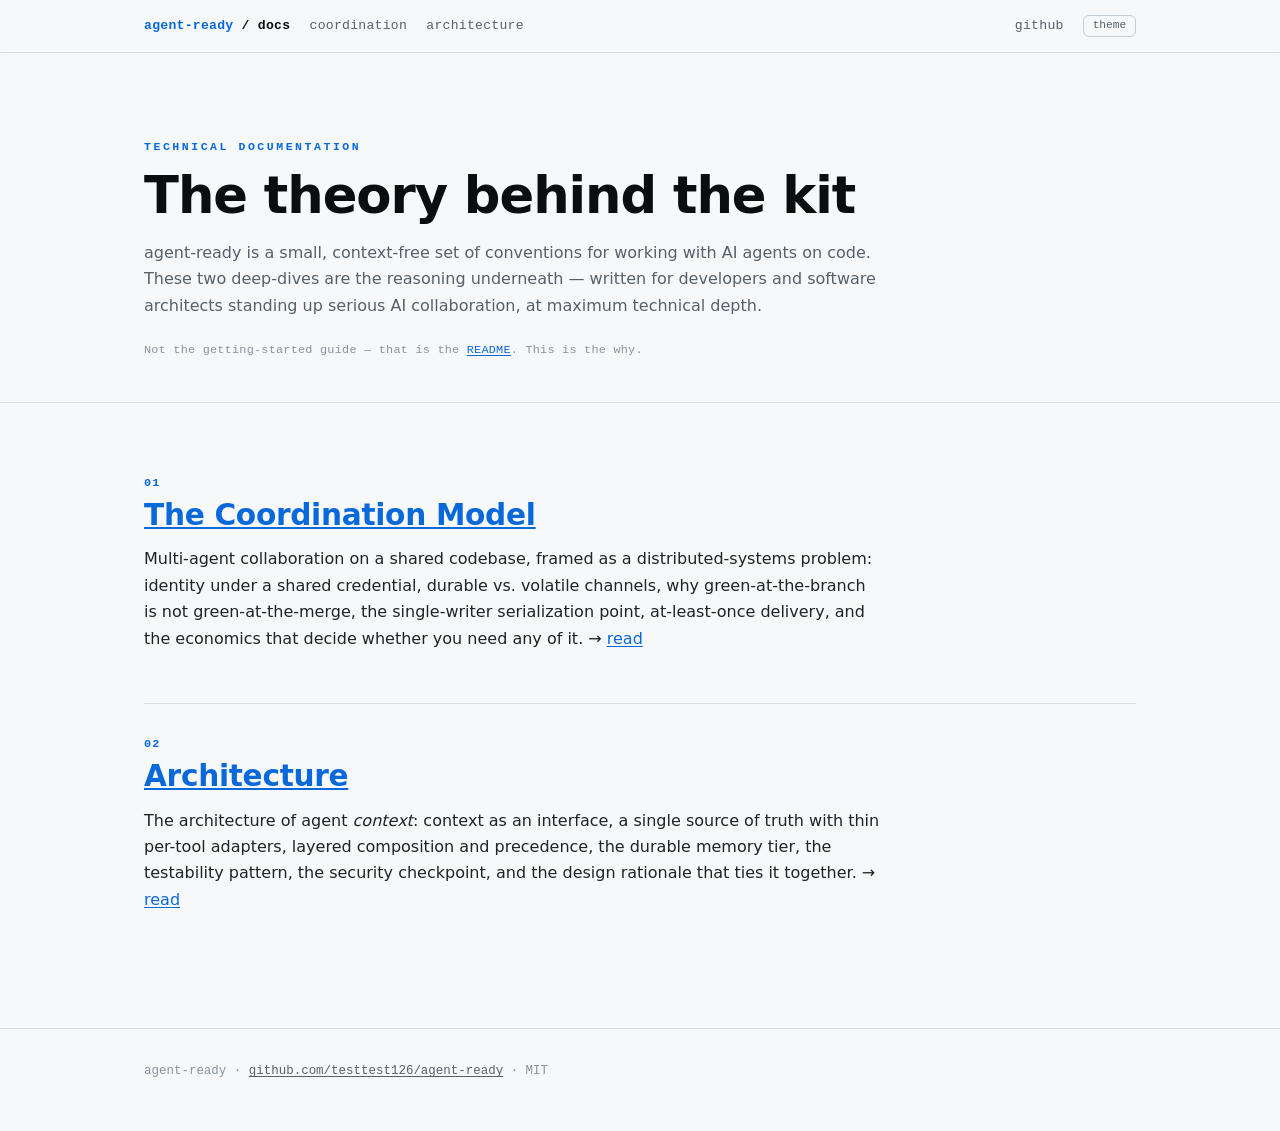
<file: docs/index.html>
<!doctype html>
<html lang="en">
<head>
<meta charset="utf-8">
<meta name="viewport" content="width=device-width, initial-scale=1">
<title>agent-ready &mdash; docs</title>
<meta name="description" content="Technical deep-dives for agent-ready: the coordination model and the architecture of agent context.">
<link rel="stylesheet" href="assets/agent-ready.css">
<script src="assets/theme.js"></script>
</head>
<body>

<nav class="bar"><div class="wrap">
  <a class="brand" href="index.html"><b>agent-ready</b> / docs</a>
  <a href="coordination.html">coordination</a>
  <a href="architecture.html">architecture</a>
  <span class="spring"></span>
  <a href="https://github.com/testtest126/agent-ready">github</a>
  <button class="theme-btn" onclick="__toggleTheme()">theme</button>
</div></nav>

<header class="doc"><div class="wrap">
  <div class="eyebrow">Technical documentation</div>
  <h1>The theory behind the kit</h1>
  <p class="standfirst">agent-ready is a small, context-free set of conventions for working with AI agents on code. These two deep-dives are the reasoning underneath &mdash; written for developers and software architects standing up serious AI collaboration, at maximum technical depth.</p>
  <div class="meta">Not the getting-started guide &mdash; that is the <a href="https://github.com/testtest126/agent-ready#readme">README</a>. This is the why.</div>
</div></header>

<main><div class="wrap">
  <section>
    <div class="snum">01</div>
    <h2><a href="coordination.html">The Coordination Model</a></h2>
    <p>Multi-agent collaboration on a shared codebase, framed as a distributed-systems problem: identity under a shared credential, durable vs. volatile channels, why green-at-the-branch is not green-at-the-merge, the single-writer serialization point, at-least-once delivery, and the economics that decide whether you need any of it. &rarr; <a href="coordination.html">read</a></p>
  </section>
  <section>
    <div class="snum">02</div>
    <h2><a href="architecture.html">Architecture</a></h2>
    <p>The architecture of agent <em>context</em>: context as an interface, a single source of truth with thin per-tool adapters, layered composition and precedence, the durable memory tier, the testability pattern, the security checkpoint, and the design rationale that ties it together. &rarr; <a href="architecture.html">read</a></p>
  </section>
</div></main>

<footer><div class="wrap">
  agent-ready &middot; <a href="https://github.com/testtest126/agent-ready">github.com/testtest126/agent-ready</a> &middot; MIT
</div></footer>
</body>
</html>
</file>
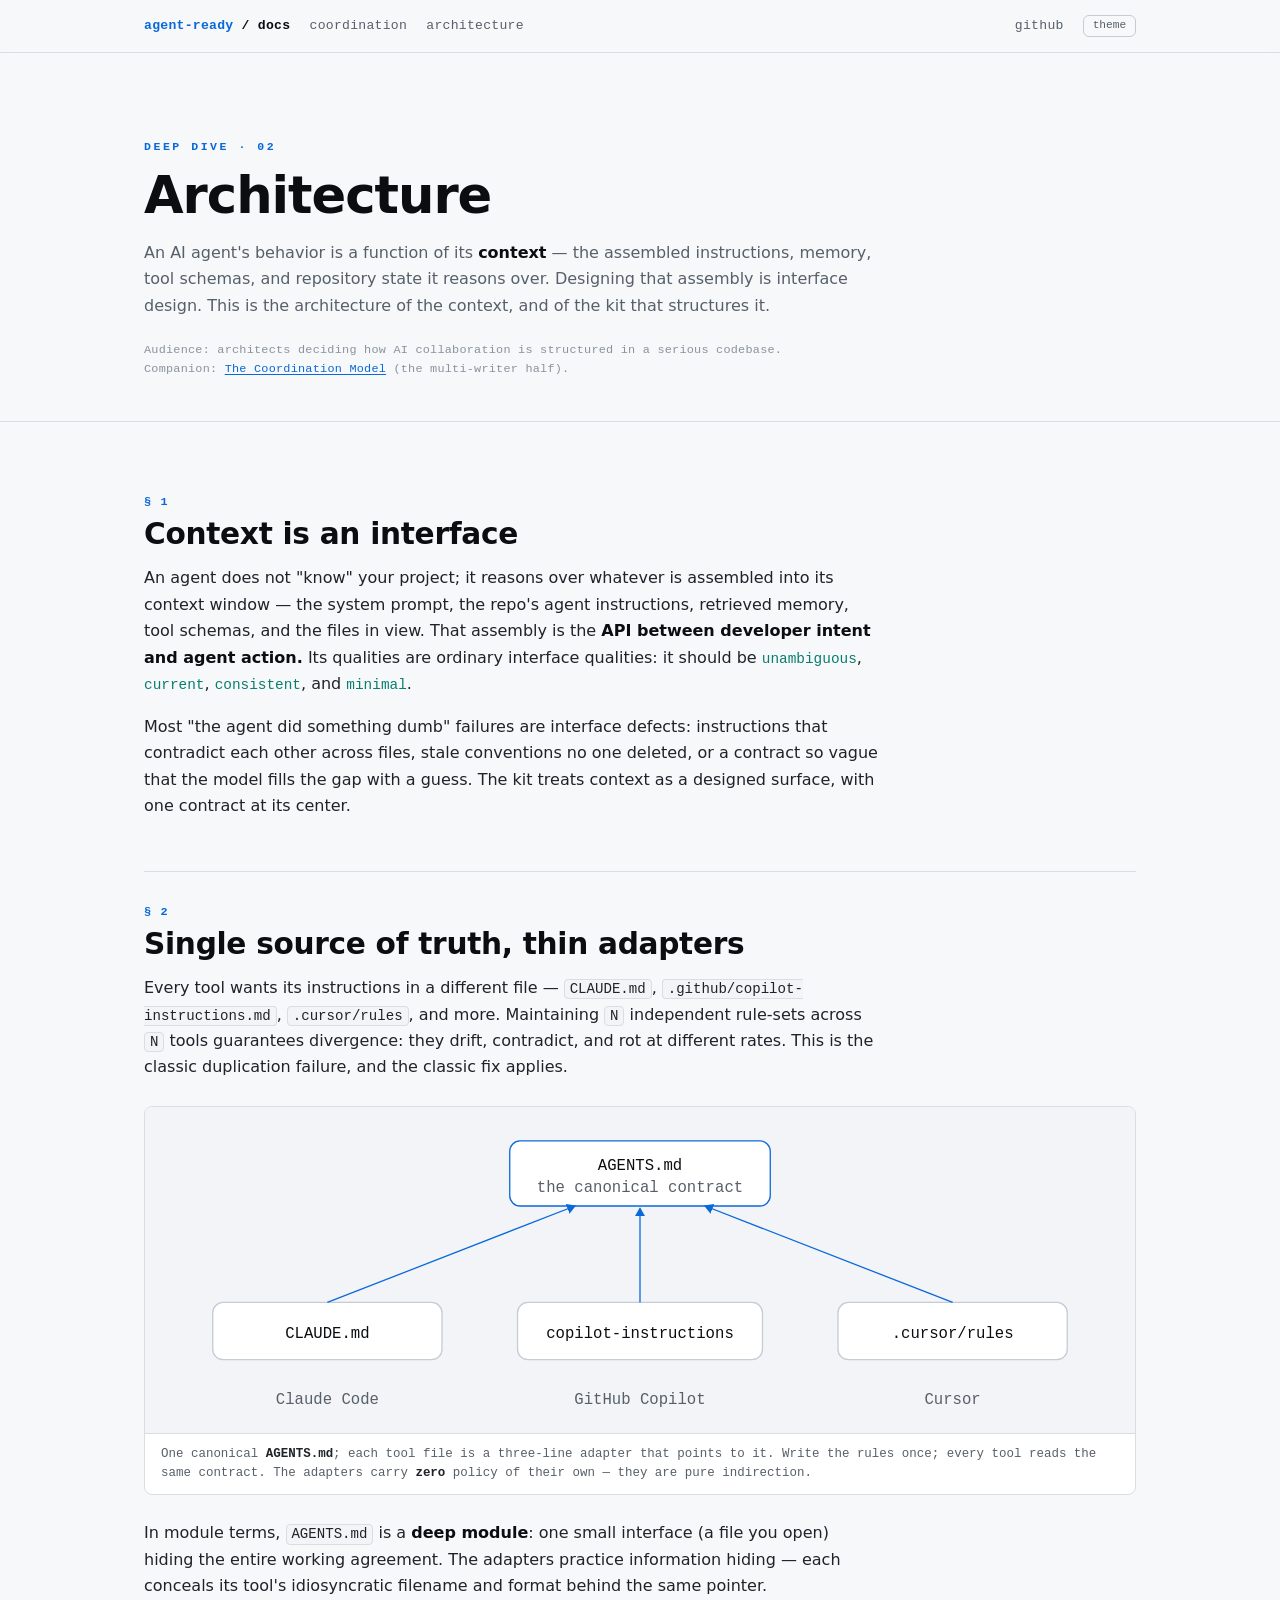
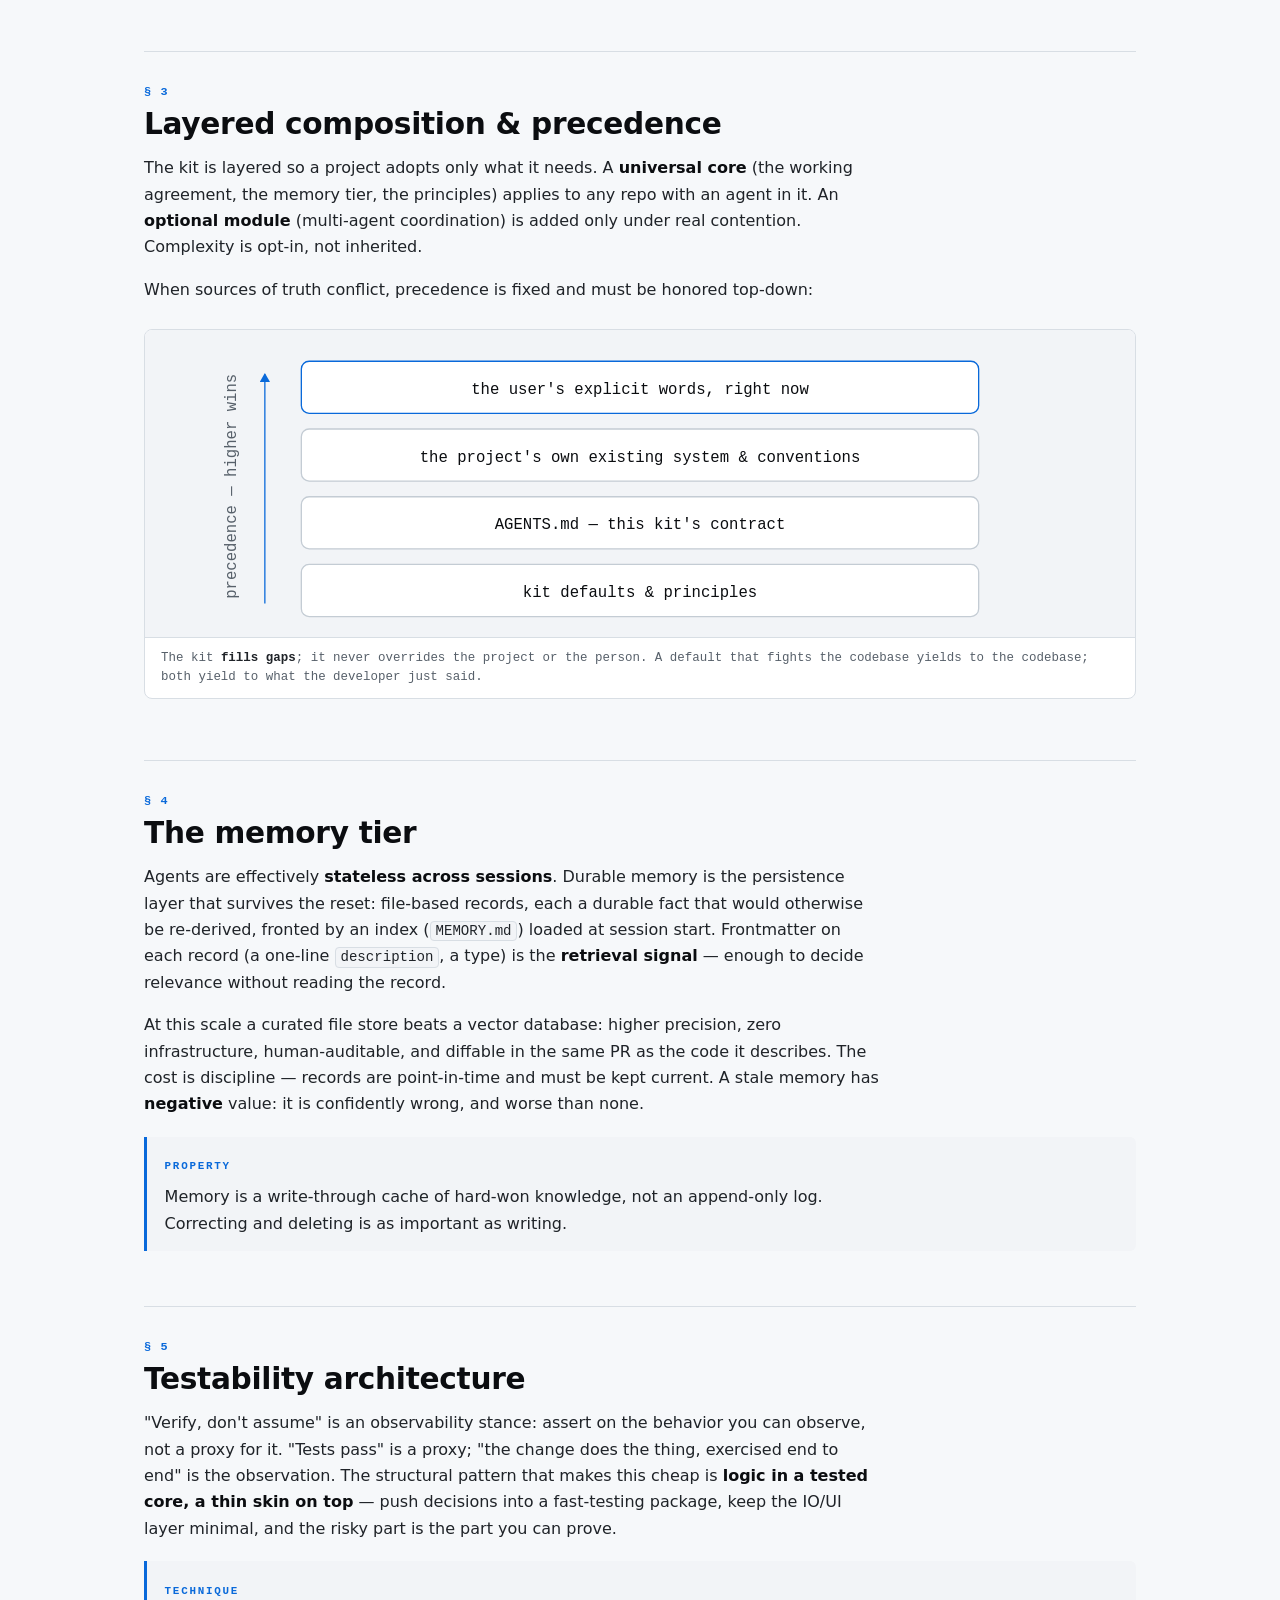
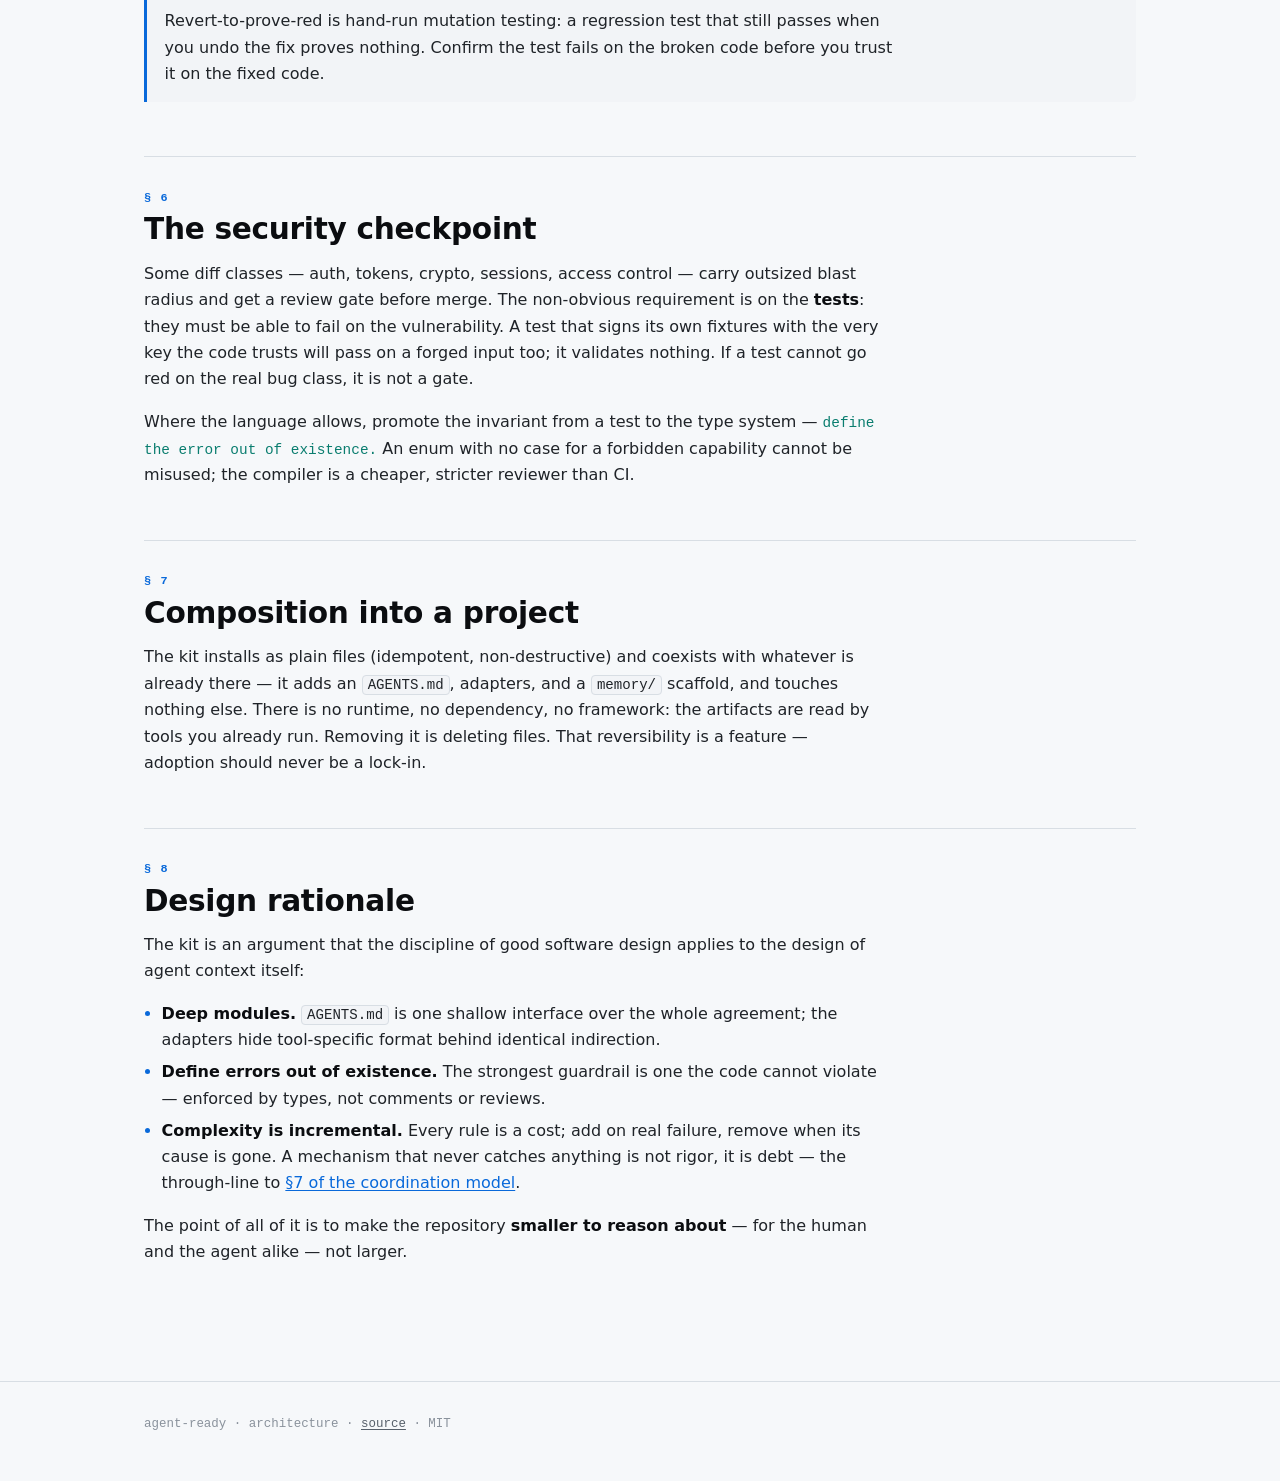
<file: docs/architecture.html>
<!doctype html>
<html lang="en">
<head>
<meta charset="utf-8">
<meta name="viewport" content="width=device-width, initial-scale=1">
<title>Architecture &mdash; agent-ready</title>
<meta name="description" content="The architecture of agent context: context as an interface, single-source-of-truth with adapters, the memory tier, testability, and design rationale.">
<link rel="stylesheet" href="assets/agent-ready.css">
<script src="assets/theme.js"></script>
</head>
<body>

<nav class="bar"><div class="wrap">
  <a class="brand" href="index.html"><b>agent-ready</b> / docs</a>
  <a href="coordination.html">coordination</a>
  <a href="architecture.html">architecture</a>
  <span class="spring"></span>
  <a href="https://github.com/testtest126/agent-ready">github</a>
  <button class="theme-btn" onclick="__toggleTheme()">theme</button>
</div></nav>

<header class="doc"><div class="wrap">
  <div class="eyebrow">Deep dive &middot; 02</div>
  <h1>Architecture</h1>
  <p class="standfirst">An AI agent's behavior is a function of its <b>context</b> &mdash; the assembled instructions, memory, tool schemas, and repository state it reasons over. Designing that assembly is interface design. This is the architecture of the context, and of the kit that structures it.</p>
  <div class="meta">Audience: architects deciding how AI collaboration is structured in a serious codebase.<br>Companion: <a href="coordination.html">The Coordination Model</a> (the multi-writer half).</div>
</div></header>

<main><div class="wrap">

  <section>
    <div class="snum">&sect; 1</div>
    <h2>Context is an interface</h2>
    <p>An agent does not "know" your project; it reasons over whatever is assembled into its context window &mdash; the system prompt, the repo's agent instructions, retrieved memory, tool schemas, and the files in view. That assembly is the <b>API between developer intent and agent action.</b> Its qualities are ordinary interface qualities: it should be <span class="term">unambiguous</span>, <span class="term">current</span>, <span class="term">consistent</span>, and <span class="term">minimal</span>.</p>
    <p>Most "the agent did something dumb" failures are interface defects: instructions that contradict each other across files, stale conventions no one deleted, or a contract so vague that the model fills the gap with a guess. The kit treats context as a designed surface, with one contract at its center.</p>
  </section>

  <section>
    <div class="snum">&sect; 2</div>
    <h2>Single source of truth, thin adapters</h2>
    <p>Every tool wants its instructions in a different file &mdash; <code>CLAUDE.md</code>, <code>.github/copilot-instructions.md</code>, <code>.cursor/rules</code>, and more. Maintaining <code>N</code> independent rule-sets across <code>N</code> tools guarantees divergence: they drift, contradict, and rot at different rates. This is the classic duplication failure, and the classic fix applies.</p>

    <figure>
      <svg viewBox="0 0 760 250" role="img" aria-label="One canonical AGENTS.md with thin per-tool adapters pointing to it">
        <rect class="svg-node" x="280" y="26" width="200" height="50" rx="8" style="stroke:var(--accent)"/>
        <text class="svg-lbl on" x="380" y="48" text-anchor="middle">AGENTS.md</text>
        <text class="svg-lbl" x="380" y="65" text-anchor="middle">the canonical contract</text>
        <rect class="svg-node" x="52" y="150" width="176" height="44" rx="8"/>
        <text class="svg-lbl on" x="140" y="177" text-anchor="middle">CLAUDE.md</text>
        <rect class="svg-node" x="286" y="150" width="188" height="44" rx="8"/>
        <text class="svg-lbl on" x="380" y="177" text-anchor="middle">copilot-instructions</text>
        <rect class="svg-node" x="532" y="150" width="176" height="44" rx="8"/>
        <text class="svg-lbl on" x="620" y="177" text-anchor="middle">.cursor/rules</text>
        <path class="svg-edge acc" d="M140 150 L330 76" marker-end="url(#a)"/>
        <path class="svg-edge acc" d="M380 150 L380 78" marker-end="url(#a)"/>
        <path class="svg-edge acc" d="M620 150 L430 76" marker-end="url(#a)"/>
        <text class="svg-lbl" x="140" y="228" text-anchor="middle">Claude Code</text>
        <text class="svg-lbl" x="380" y="228" text-anchor="middle">GitHub Copilot</text>
        <text class="svg-lbl" x="620" y="228" text-anchor="middle">Cursor</text>
        <defs><marker id="a" markerWidth="8" markerHeight="8" refX="6" refY="4" orient="auto"><path d="M0 0 L7 4 L0 8 z" fill="var(--accent)"/></marker></defs>
      </svg>
      <figcaption>One canonical <b>AGENTS.md</b>; each tool file is a three-line adapter that points to it. Write the rules once; every tool reads the same contract. The adapters carry <b>zero</b> policy of their own &mdash; they are pure indirection.</figcaption>
    </figure>
    <p>In module terms, <code>AGENTS.md</code> is a <b>deep module</b>: one small interface (a file you open) hiding the entire working agreement. The adapters practice information hiding &mdash; each conceals its tool's idiosyncratic filename and format behind the same pointer.</p>
  </section>

  <section>
    <div class="snum">&sect; 3</div>
    <h2>Layered composition &amp; precedence</h2>
    <p>The kit is layered so a project adopts only what it needs. A <b>universal core</b> (the working agreement, the memory tier, the principles) applies to any repo with an agent in it. An <b>optional module</b> (multi-agent coordination) is added only under real contention. Complexity is opt-in, not inherited.</p>
    <p>When sources of truth conflict, precedence is fixed and must be honored top-down:</p>
    <figure>
      <svg viewBox="0 0 760 236" role="img" aria-label="Precedence order: user words over project system over kit contract over kit defaults">
        <rect x="120" y="24"  width="520" height="40" rx="6" class="svg-node" style="stroke:var(--accent)"/>
        <text class="svg-lbl on" x="380" y="49" text-anchor="middle">the user's explicit words, right now</text>
        <rect x="120" y="76"  width="520" height="40" rx="6" class="svg-node"/>
        <text class="svg-lbl on" x="380" y="101" text-anchor="middle">the project's own existing system &amp; conventions</text>
        <rect x="120" y="128" width="520" height="40" rx="6" class="svg-node"/>
        <text class="svg-lbl on" x="380" y="153" text-anchor="middle">AGENTS.md &mdash; this kit's contract</text>
        <rect x="120" y="180" width="520" height="40" rx="6" class="svg-node"/>
        <text class="svg-lbl on" x="380" y="205" text-anchor="middle">kit defaults &amp; principles</text>
        <path class="svg-edge acc" d="M92 210 L92 34" marker-end="url(#p)"/>
        <text class="svg-lbl" x="70" y="120" text-anchor="middle" transform="rotate(-90 70 120)">precedence &mdash; higher wins</text>
        <defs><marker id="p" markerWidth="8" markerHeight="8" refX="6" refY="4" orient="auto"><path d="M0 0 L7 4 L0 8 z" fill="var(--accent)"/></marker></defs>
      </svg>
      <figcaption>The kit <b>fills gaps</b>; it never overrides the project or the person. A default that fights the codebase yields to the codebase; both yield to what the developer just said.</figcaption>
    </figure>
  </section>

  <section>
    <div class="snum">&sect; 4</div>
    <h2>The memory tier</h2>
    <p>Agents are effectively <b>stateless across sessions</b>. Durable memory is the persistence layer that survives the reset: file-based records, each a durable fact that would otherwise be re-derived, fronted by an index (<code>MEMORY.md</code>) loaded at session start. Frontmatter on each record (a one-line <code>description</code>, a type) is the <b>retrieval signal</b> &mdash; enough to decide relevance without reading the record.</p>
    <p>At this scale a curated file store beats a vector database: higher precision, zero infrastructure, human-auditable, and diffable in the same PR as the code it describes. The cost is discipline &mdash; records are point-in-time and must be kept current. A stale memory has <b>negative</b> value: it is confidently wrong, and worse than none.</p>
    <div class="law"><span class="k">Property</span><p>Memory is a write-through cache of hard-won knowledge, not an append-only log. Correcting and deleting is as important as writing.</p></div>
  </section>

  <section>
    <div class="snum">&sect; 5</div>
    <h2>Testability architecture</h2>
    <p>"Verify, don't assume" is an observability stance: assert on the behavior you can observe, not a proxy for it. "Tests pass" is a proxy; "the change does the thing, exercised end to end" is the observation. The structural pattern that makes this cheap is <b>logic in a tested core, a thin skin on top</b> &mdash; push decisions into a fast-testing package, keep the IO/UI layer minimal, and the risky part is the part you can prove.</p>
    <div class="law"><span class="k">Technique</span><p>Revert-to-prove-red is hand-run mutation testing: a regression test that still passes when you undo the fix proves nothing. Confirm the test fails on the broken code before you trust it on the fixed code.</p></div>
  </section>

  <section>
    <div class="snum">&sect; 6</div>
    <h2>The security checkpoint</h2>
    <p>Some diff classes &mdash; auth, tokens, crypto, sessions, access control &mdash; carry outsized blast radius and get a review gate before merge. The non-obvious requirement is on the <b>tests</b>: they must be able to fail on the vulnerability. A test that signs its own fixtures with the very key the code trusts will pass on a forged input too; it validates nothing. If a test cannot go red on the real bug class, it is not a gate.</p>
    <p>Where the language allows, promote the invariant from a test to the type system &mdash; <span class="term">define the error out of existence.</span> An enum with no case for a forbidden capability cannot be misused; the compiler is a cheaper, stricter reviewer than CI.</p>
  </section>

  <section>
    <div class="snum">&sect; 7</div>
    <h2>Composition into a project</h2>
    <p>The kit installs as plain files (idempotent, non-destructive) and coexists with whatever is already there &mdash; it adds an <code>AGENTS.md</code>, adapters, and a <code>memory/</code> scaffold, and touches nothing else. There is no runtime, no dependency, no framework: the artifacts are read by tools you already run. Removing it is deleting files. That reversibility is a feature &mdash; adoption should never be a lock-in.</p>
  </section>

  <section>
    <div class="snum">&sect; 8</div>
    <h2>Design rationale</h2>
    <p>The kit is an argument that the discipline of good software design applies to the design of agent context itself:</p>
    <ul class="tight">
      <li><b>Deep modules.</b> <code>AGENTS.md</code> is one shallow interface over the whole agreement; the adapters hide tool-specific format behind identical indirection.</li>
      <li><b>Define errors out of existence.</b> The strongest guardrail is one the code cannot violate &mdash; enforced by types, not comments or reviews.</li>
      <li><b>Complexity is incremental.</b> Every rule is a cost; add on real failure, remove when its cause is gone. A mechanism that never catches anything is not rigor, it is debt &mdash; the through-line to <a href="coordination.html">&sect;7 of the coordination model</a>.</li>
    </ul>
    <p>The point of all of it is to make the repository <b>smaller to reason about</b> &mdash; for the human and the agent alike &mdash; not larger.</p>
  </section>

</div></main>

<footer><div class="wrap">
  agent-ready &middot; architecture &middot; <a href="https://github.com/testtest126/agent-ready">source</a> &middot; MIT
</div></footer>
</body>
</html>
</file>
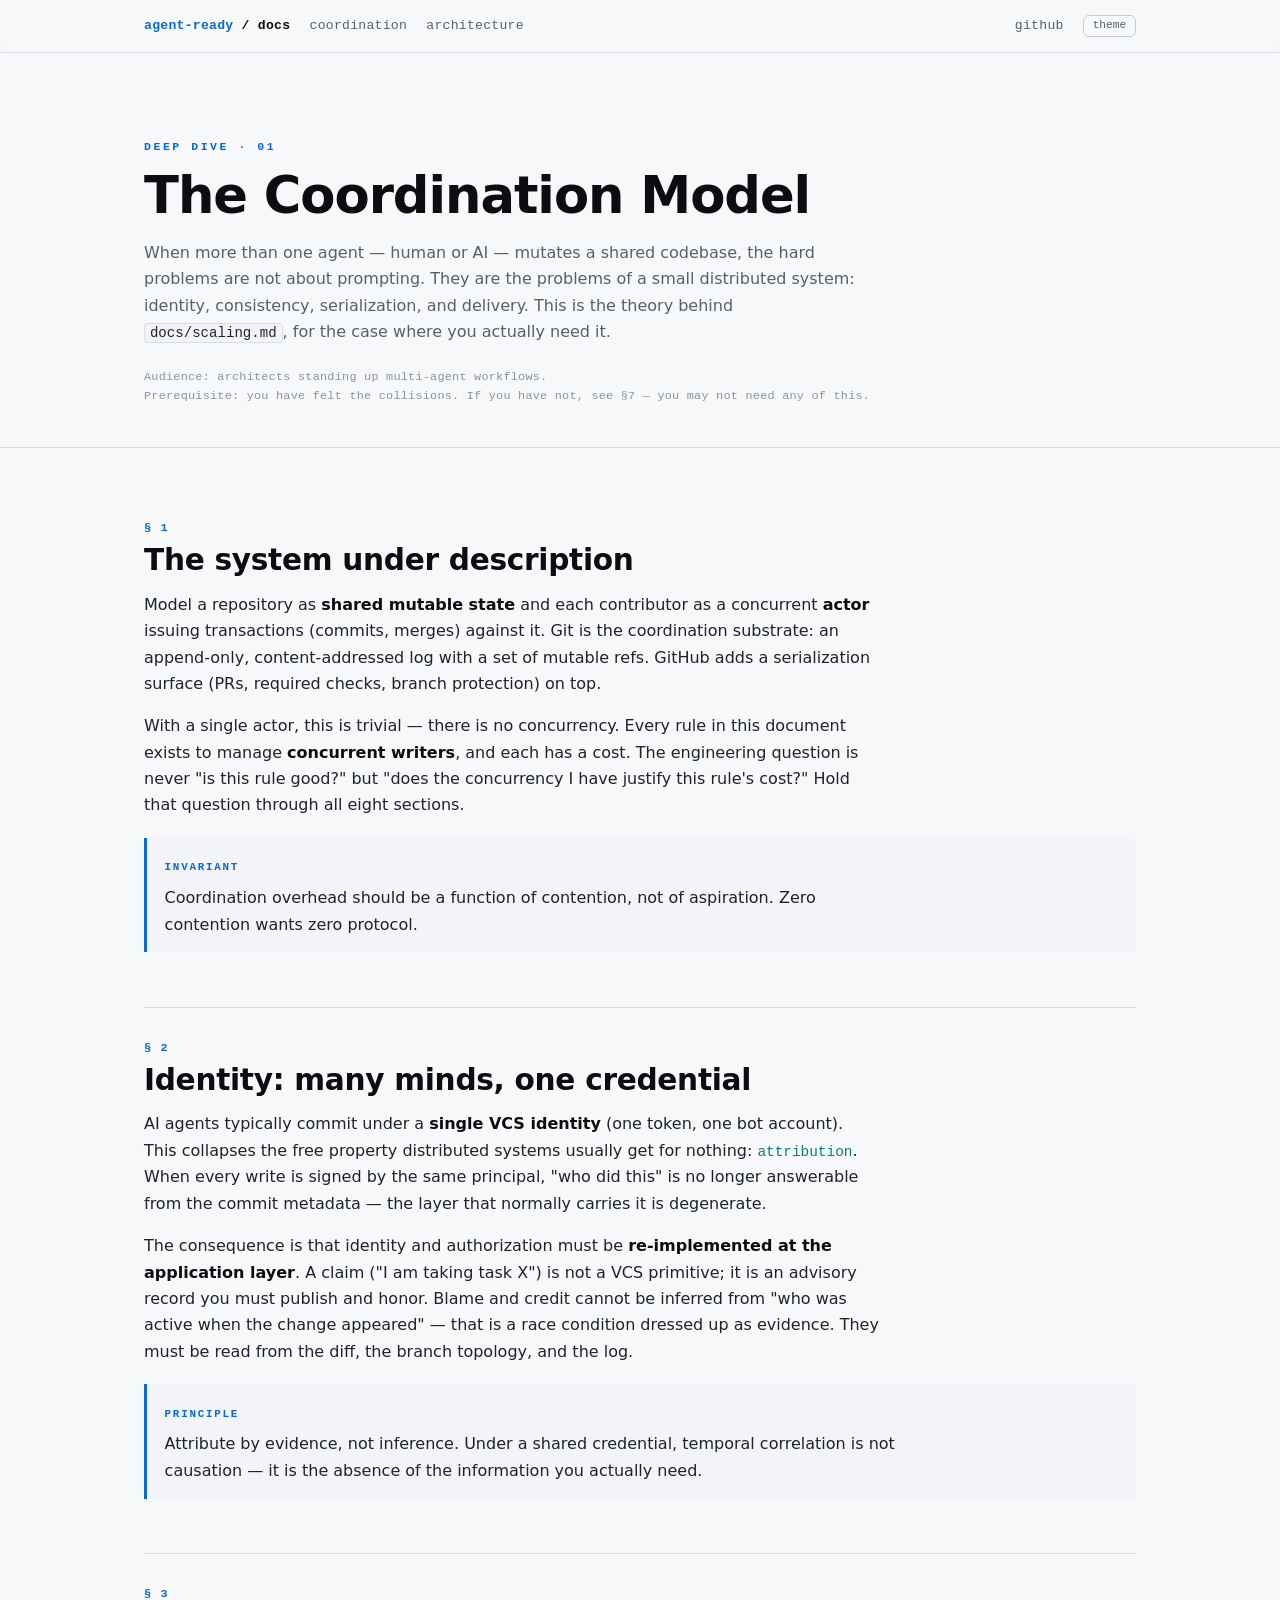
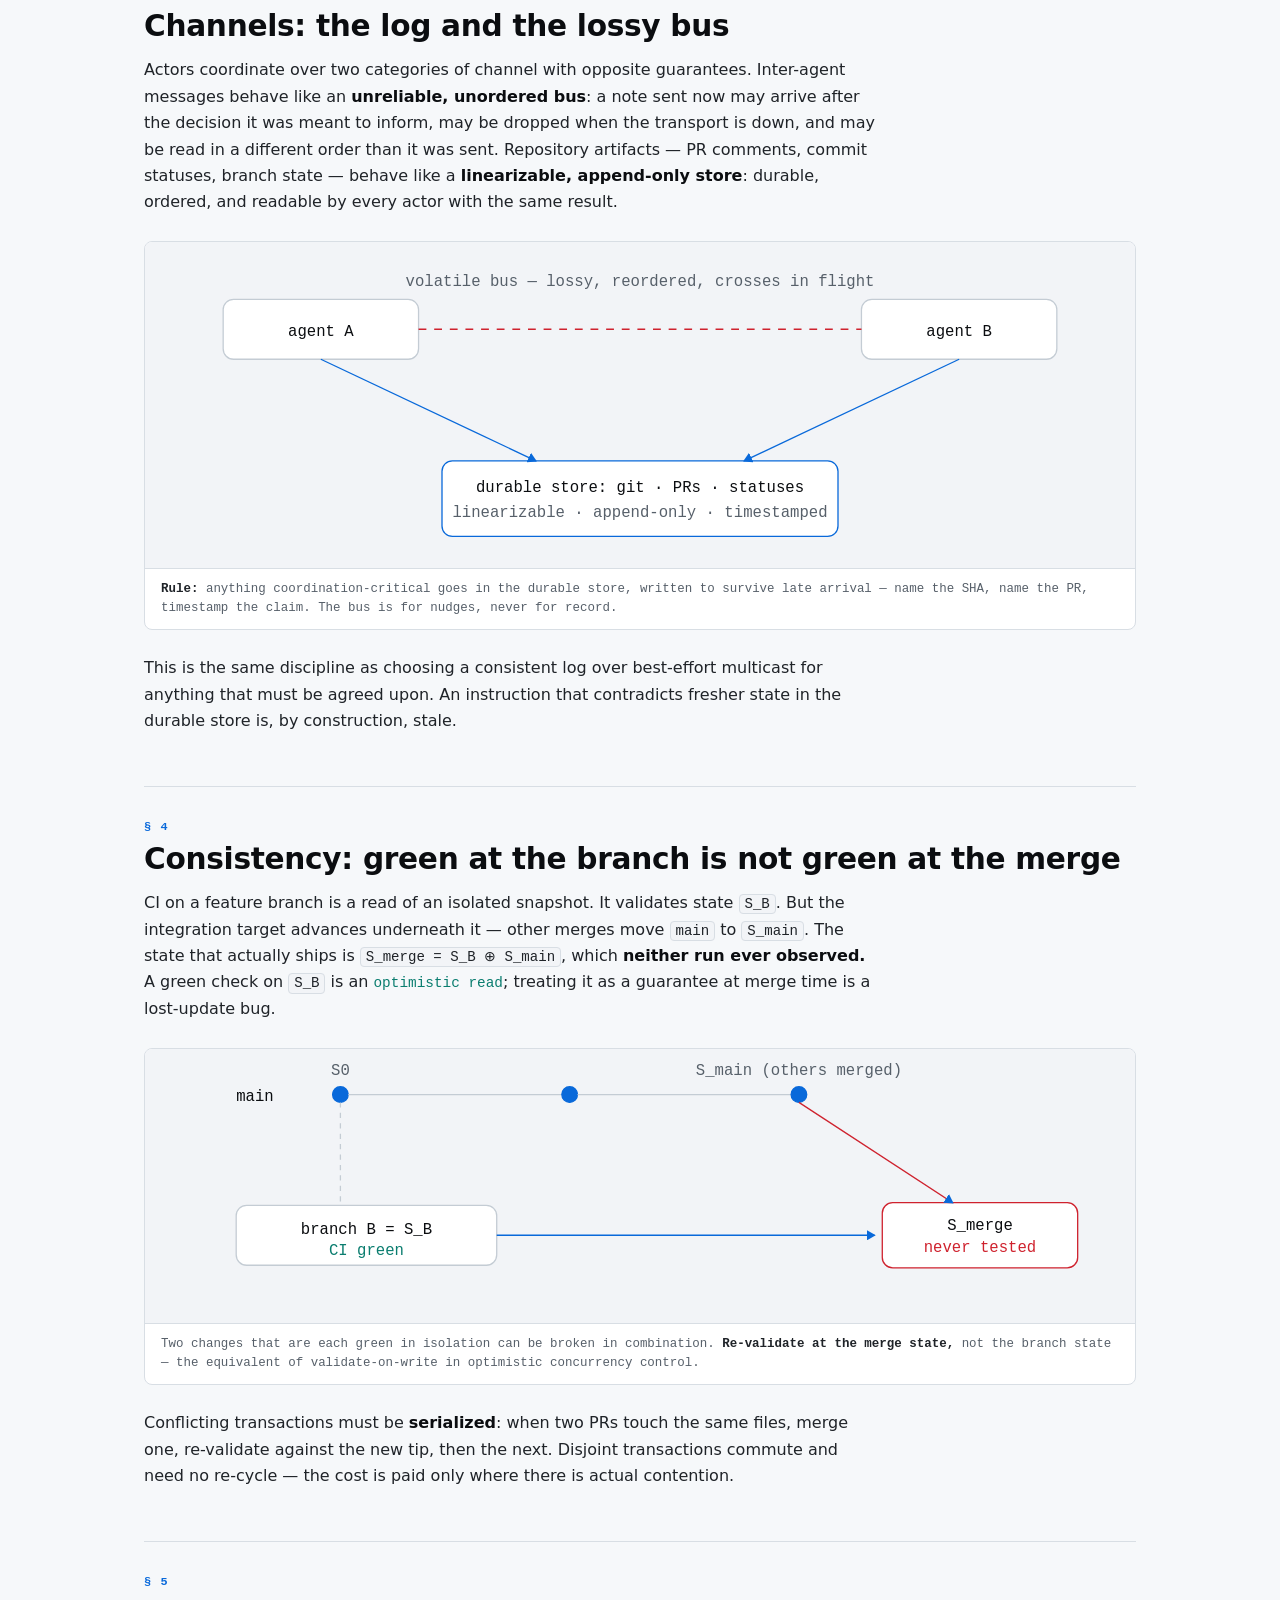
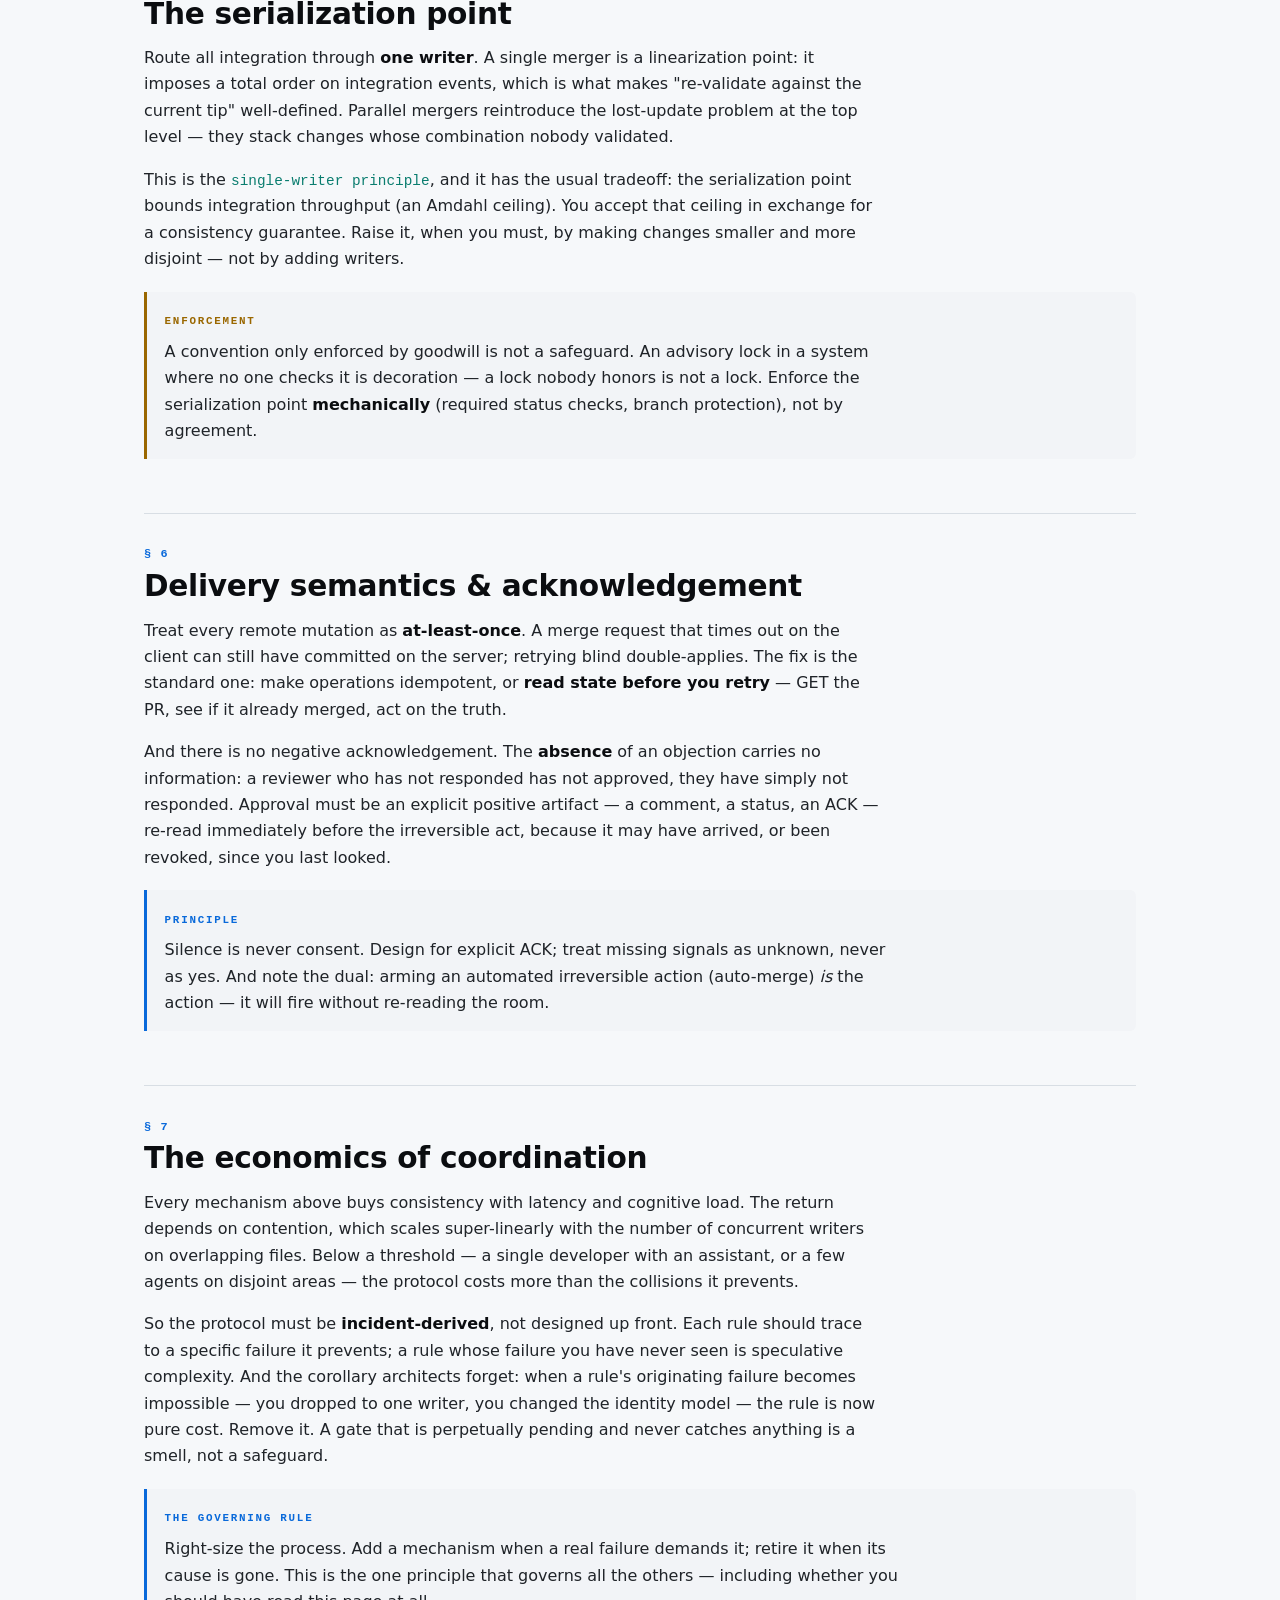
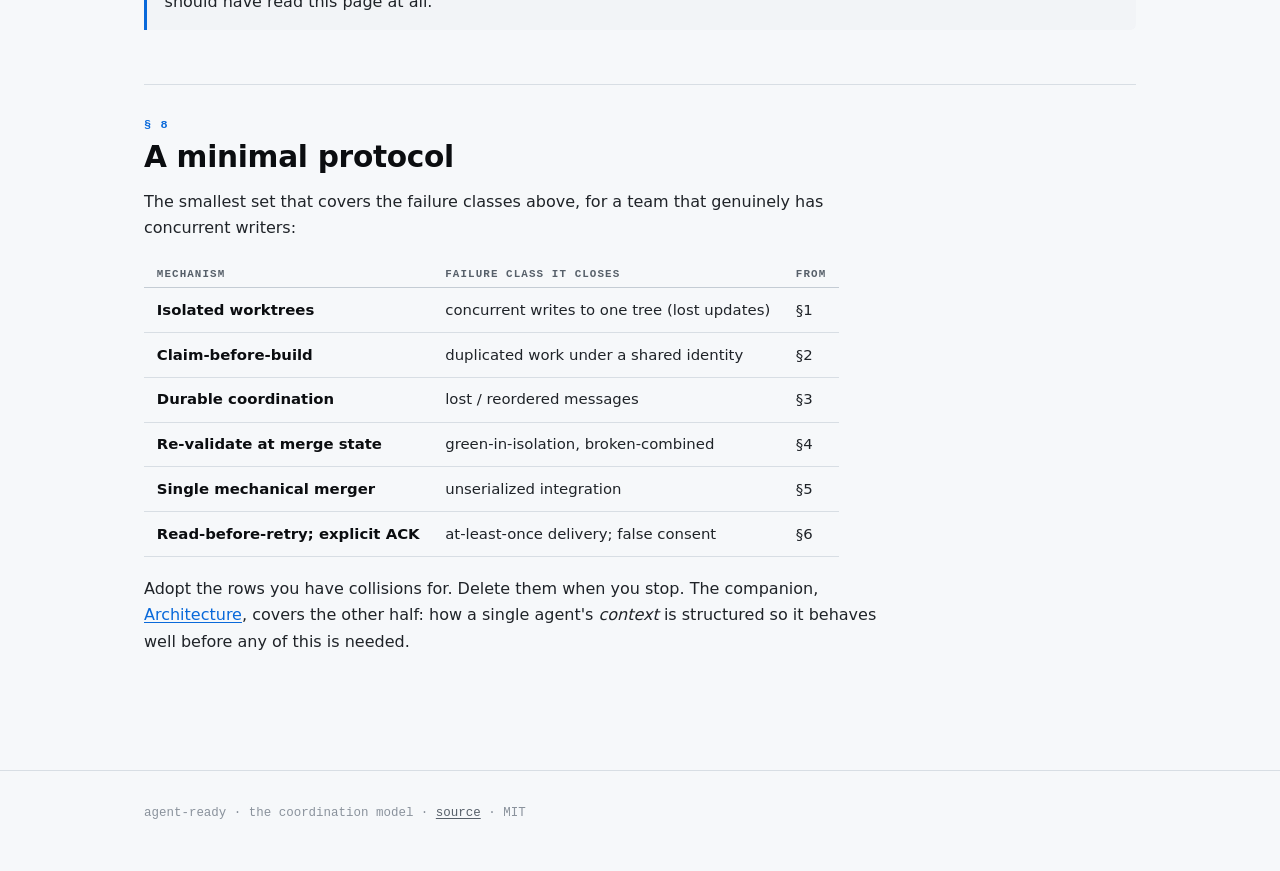
<file: docs/coordination.html>
<!doctype html>
<html lang="en">
<head>
<meta charset="utf-8">
<meta name="viewport" content="width=device-width, initial-scale=1">
<title>The Coordination Model &mdash; agent-ready</title>
<meta name="description" content="Multi-agent collaboration on a shared codebase, framed as a distributed-systems problem: identity, consistency, serialization, and delivery semantics.">
<link rel="stylesheet" href="assets/agent-ready.css">
<script src="assets/theme.js"></script>
</head>
<body>

<nav class="bar"><div class="wrap">
  <a class="brand" href="index.html"><b>agent-ready</b> / docs</a>
  <a href="coordination.html">coordination</a>
  <a href="architecture.html">architecture</a>
  <span class="spring"></span>
  <a href="https://github.com/testtest126/agent-ready">github</a>
  <button class="theme-btn" onclick="__toggleTheme()">theme</button>
</div></nav>

<header class="doc"><div class="wrap">
  <div class="eyebrow">Deep dive &middot; 01</div>
  <h1>The Coordination Model</h1>
  <p class="standfirst">When more than one agent &mdash; human or AI &mdash; mutates a shared codebase, the hard problems are not about prompting. They are the problems of a small distributed system: identity, consistency, serialization, and delivery. This is the theory behind <code>docs/scaling.md</code>, for the case where you actually need it.</p>
  <div class="meta">Audience: architects standing up multi-agent workflows.<br>Prerequisite: you have felt the collisions. If you have not, see &sect;7 &mdash; you may not need any of this.</div>
</div></header>

<main><div class="wrap">

  <section>
    <div class="snum">&sect; 1</div>
    <h2>The system under description</h2>
    <p>Model a repository as <b>shared mutable state</b> and each contributor as a concurrent <b>actor</b> issuing transactions (commits, merges) against it. Git is the coordination substrate: an append-only, content-addressed log with a set of mutable refs. GitHub adds a serialization surface (PRs, required checks, branch protection) on top.</p>
    <p>With a single actor, this is trivial &mdash; there is no concurrency. Every rule in this document exists to manage <b>concurrent writers</b>, and each has a cost. The engineering question is never "is this rule good?" but "does the concurrency I have justify this rule's cost?" Hold that question through all eight sections.</p>
    <div class="law"><span class="k">Invariant</span><p>Coordination overhead should be a function of contention, not of aspiration. Zero contention wants zero protocol.</p></div>
  </section>

  <section>
    <div class="snum">&sect; 2</div>
    <h2>Identity: many minds, one credential</h2>
    <p>AI agents typically commit under a <b>single VCS identity</b> (one token, one bot account). This collapses the free property distributed systems usually get for nothing: <span class="term">attribution</span>. When every write is signed by the same principal, "who did this" is no longer answerable from the commit metadata &mdash; the layer that normally carries it is degenerate.</p>
    <p>The consequence is that identity and authorization must be <b>re-implemented at the application layer</b>. A claim ("I am taking task&nbsp;X") is not a VCS primitive; it is an advisory record you must publish and honor. Blame and credit cannot be inferred from "who was active when the change appeared" &mdash; that is a race condition dressed up as evidence. They must be read from the diff, the branch topology, and the log.</p>
    <div class="law"><span class="k">Principle</span><p>Attribute by evidence, not inference. Under a shared credential, temporal correlation is not causation &mdash; it is the absence of the information you actually need.</p></div>
  </section>

  <section>
    <div class="snum">&sect; 3</div>
    <h2>Channels: the log and the lossy bus</h2>
    <p>Actors coordinate over two categories of channel with opposite guarantees. Inter-agent messages behave like an <b>unreliable, unordered bus</b>: a note sent now may arrive after the decision it was meant to inform, may be dropped when the transport is down, and may be read in a different order than it was sent. Repository artifacts &mdash; PR comments, commit statuses, branch state &mdash; behave like a <b>linearizable, append-only store</b>: durable, ordered, and readable by every actor with the same result.</p>

    <figure>
      <svg viewBox="0 0 760 250" role="img" aria-label="Two agents coordinating over a volatile channel and a durable store">
        <rect class="svg-node" x="60" y="44" width="150" height="46" rx="8"/>
        <text class="svg-lbl on" x="135" y="72" text-anchor="middle">agent A</text>
        <rect class="svg-node" x="550" y="44" width="150" height="46" rx="8"/>
        <text class="svg-lbl on" x="625" y="72" text-anchor="middle">agent B</text>
        <line class="svg-edge bad" x1="210" y1="67" x2="550" y2="67" stroke-dasharray="6 6"/>
        <text class="svg-lbl" x="380" y="34" text-anchor="middle">volatile bus &mdash; lossy, reordered, crosses in flight</text>
        <rect class="svg-node" x="228" y="168" width="304" height="58" rx="8" style="stroke:var(--accent)"/>
        <text class="svg-lbl on" x="380" y="192" text-anchor="middle">durable store: git &middot; PRs &middot; statuses</text>
        <text class="svg-lbl" x="380" y="211" text-anchor="middle">linearizable &middot; append-only &middot; timestamped</text>
        <path class="svg-edge acc" d="M135 90 L300 168" marker-end="url(#ar)"/>
        <path class="svg-edge acc" d="M625 90 L460 168" marker-end="url(#ar)"/>
        <defs><marker id="ar" markerWidth="8" markerHeight="8" refX="6" refY="4" orient="auto"><path d="M0 0 L7 4 L0 8 z" fill="var(--accent)"/></marker></defs>
      </svg>
      <figcaption><b>Rule:</b> anything coordination-critical goes in the durable store, written to survive late arrival &mdash; name the SHA, name the PR, timestamp the claim. The bus is for nudges, never for record.</figcaption>
    </figure>
    <p>This is the same discipline as choosing a consistent log over best-effort multicast for anything that must be agreed upon. An instruction that contradicts fresher state in the durable store is, by construction, stale.</p>
  </section>

  <section>
    <div class="snum">&sect; 4</div>
    <h2>Consistency: green at the branch is not green at the merge</h2>
    <p>CI on a feature branch is a read of an isolated snapshot. It validates state <code>S_B</code>. But the integration target advances underneath it &mdash; other merges move <code>main</code> to <code>S_main</code>. The state that actually ships is <code>S_merge = S_B &oplus; S_main</code>, which <b>neither run ever observed.</b> A green check on <code>S_B</code> is an <span class="term">optimistic read</span>; treating it as a guarantee at merge time is a lost-update bug.</p>

    <figure>
      <svg viewBox="0 0 760 210" role="img" aria-label="Branch validated in isolation while main advances, producing an untested merge state">
        <text class="svg-lbl on" x="70" y="40">main</text>
        <circle cx="150" cy="35" r="6" class="svg-acc"/><line class="svg-edge" x1="156" y1="35" x2="320" y2="35"/>
        <circle cx="326" cy="35" r="6" class="svg-acc"/><line class="svg-edge" x1="332" y1="35" x2="496" y2="35"/>
        <circle cx="502" cy="35" r="6" class="svg-acc"/>
        <text class="svg-lbl" x="150" y="20" text-anchor="middle">S0</text>
        <text class="svg-lbl" x="502" y="20" text-anchor="middle">S_main (others merged)</text>
        <path class="svg-edge" d="M150 41 L150 120" stroke-dasharray="4 4"/>
        <rect class="svg-node" x="70" y="120" width="200" height="46" rx="8"/>
        <text class="svg-lbl on" x="170" y="142" text-anchor="middle">branch B = S_B</text>
        <text class="svg-lbl" x="170" y="158" text-anchor="middle" style="fill:var(--accent-2)">CI green</text>
        <path class="svg-edge acc" d="M270 143 L560 143" marker-end="url(#ar2)"/>
        <rect class="svg-node" x="566" y="118" width="150" height="50" rx="8" style="stroke:var(--bad)"/>
        <text class="svg-lbl on" x="641" y="139" text-anchor="middle">S_merge</text>
        <text class="svg-lbl" x="641" y="156" text-anchor="middle" style="fill:var(--bad)">never tested</text>
        <path class="svg-edge bad" d="M502 41 L620 118" marker-end="url(#ar2)"/>
        <defs><marker id="ar2" markerWidth="8" markerHeight="8" refX="6" refY="4" orient="auto"><path d="M0 0 L7 4 L0 8 z" fill="var(--accent)"/></marker></defs>
      </svg>
      <figcaption>Two changes that are each green in isolation can be broken in combination. <b>Re-validate at the merge state,</b> not the branch state &mdash; the equivalent of validate-on-write in optimistic concurrency control.</figcaption>
    </figure>
    <p>Conflicting transactions must be <b>serialized</b>: when two PRs touch the same files, merge one, re-validate against the new tip, then the next. Disjoint transactions commute and need no re-cycle &mdash; the cost is paid only where there is actual contention.</p>
  </section>

  <section>
    <div class="snum">&sect; 5</div>
    <h2>The serialization point</h2>
    <p>Route all integration through <b>one writer</b>. A single merger is a linearization point: it imposes a total order on integration events, which is what makes "re-validate against the current tip" well-defined. Parallel mergers reintroduce the lost-update problem at the top level &mdash; they stack changes whose combination nobody validated.</p>
    <p>This is the <span class="term">single-writer principle</span>, and it has the usual tradeoff: the serialization point bounds integration throughput (an Amdahl ceiling). You accept that ceiling in exchange for a consistency guarantee. Raise it, when you must, by making changes smaller and more disjoint &mdash; not by adding writers.</p>
    <div class="law warn"><span class="k">Enforcement</span><p>A convention only enforced by goodwill is not a safeguard. An advisory lock in a system where no one checks it is decoration &mdash; a lock nobody honors is not a lock. Enforce the serialization point <b>mechanically</b> (required status checks, branch protection), not by agreement.</p></div>
  </section>

  <section>
    <div class="snum">&sect; 6</div>
    <h2>Delivery semantics &amp; acknowledgement</h2>
    <p>Treat every remote mutation as <b>at-least-once</b>. A merge request that times out on the client can still have committed on the server; retrying blind double-applies. The fix is the standard one: make operations idempotent, or <b>read state before you retry</b> &mdash; GET the PR, see if it already merged, act on the truth.</p>
    <p>And there is no negative acknowledgement. The <b>absence</b> of an objection carries no information: a reviewer who has not responded has not approved, they have simply not responded. Approval must be an explicit positive artifact &mdash; a comment, a status, an ACK &mdash; re-read immediately before the irreversible act, because it may have arrived, or been revoked, since you last looked.</p>
    <div class="law"><span class="k">Principle</span><p>Silence is never consent. Design for explicit ACK; treat missing signals as unknown, never as yes. And note the dual: arming an automated irreversible action (auto-merge) <em>is</em> the action &mdash; it will fire without re-reading the room.</p></div>
  </section>

  <section>
    <div class="snum">&sect; 7</div>
    <h2>The economics of coordination</h2>
    <p>Every mechanism above buys consistency with latency and cognitive load. The return depends on contention, which scales super-linearly with the number of concurrent writers on overlapping files. Below a threshold &mdash; a single developer with an assistant, or a few agents on disjoint areas &mdash; the protocol costs more than the collisions it prevents.</p>
    <p>So the protocol must be <b>incident-derived</b>, not designed up front. Each rule should trace to a specific failure it prevents; a rule whose failure you have never seen is speculative complexity. And the corollary architects forget: when a rule's originating failure becomes impossible &mdash; you dropped to one writer, you changed the identity model &mdash; the rule is now pure cost. Remove it. A gate that is perpetually pending and never catches anything is a smell, not a safeguard.</p>
    <div class="law"><span class="k">The governing rule</span><p>Right-size the process. Add a mechanism when a real failure demands it; retire it when its cause is gone. This is the one principle that governs all the others &mdash; including whether you should have read this page at all.</p></div>
  </section>

  <section>
    <div class="snum">&sect; 8</div>
    <h2>A minimal protocol</h2>
    <p>The smallest set that covers the failure classes above, for a team that genuinely has concurrent writers:</p>
    <table class="tbl"><thead><tr><th>mechanism</th><th>failure class it closes</th><th>from</th></tr></thead>
    <tbody>
      <tr><td>Isolated worktrees</td><td>concurrent writes to one tree (lost updates)</td><td>&sect;1</td></tr>
      <tr><td>Claim-before-build</td><td>duplicated work under a shared identity</td><td>&sect;2</td></tr>
      <tr><td>Durable coordination</td><td>lost / reordered messages</td><td>&sect;3</td></tr>
      <tr><td>Re-validate at merge state</td><td>green-in-isolation, broken-combined</td><td>&sect;4</td></tr>
      <tr><td>Single mechanical merger</td><td>unserialized integration</td><td>&sect;5</td></tr>
      <tr><td>Read-before-retry; explicit ACK</td><td>at-least-once delivery; false consent</td><td>&sect;6</td></tr>
    </tbody></table>
    <p>Adopt the rows you have collisions for. Delete them when you stop. The companion, <a href="architecture.html">Architecture</a>, covers the other half: how a single agent's <em>context</em> is structured so it behaves well before any of this is needed.</p>
  </section>

</div></main>

<footer><div class="wrap">
  agent-ready &middot; the coordination model &middot; <a href="https://github.com/testtest126/agent-ready">source</a> &middot; MIT
</div></footer>
</body>
</html>
</file>
<file: docs/assets/agent-ready.css>
/* agent-ready — technical docs design system. Dual-theme, architect-grade. */
:root {
  --bg:      #0d1117;
  --panel:   #131922;
  --panel-2: #0f141b;
  --text:    #c9d1d9;
  --strong:  #f0f3f6;
  --dim:     #8b949e;
  --faint:   #5b636d;
  --line:    #222b36;
  --line-2:  #2d3743;
  --accent:  #6cb6ff;
  --accent-2:#56d4c0;
  --warn:    #e3b341;
  --bad:     #f0776a;
  --sans: -apple-system, BlinkMacSystemFont, "Segoe UI", system-ui, sans-serif;
  --mono: ui-monospace, "SF Mono", "JetBrains Mono", Menlo, Consolas, monospace;
  --measure: 46rem;
}
@media (prefers-color-scheme: light) {
  :root {
    --bg:#f6f8fa; --panel:#ffffff; --panel-2:#f2f4f7;
    --text:#1f2328; --strong:#0b0d10; --dim:#57606a; --faint:#8a929c;
    --line:#d8dee4; --line-2:#c4ccd4; --accent:#0969da; --accent-2:#0a7d6f;
    --warn:#9a6700; --bad:#cf222e;
  }
}
:root[data-theme="dark"]{--bg:#0d1117;--panel:#131922;--panel-2:#0f141b;--text:#c9d1d9;--strong:#f0f3f6;--dim:#8b949e;--faint:#5b636d;--line:#222b36;--line-2:#2d3743;--accent:#6cb6ff;--accent-2:#56d4c0;--warn:#e3b341;--bad:#f0776a;}
:root[data-theme="light"]{--bg:#f6f8fa;--panel:#fff;--panel-2:#f2f4f7;--text:#1f2328;--strong:#0b0d10;--dim:#57606a;--faint:#8a929c;--line:#d8dee4;--line-2:#c4ccd4;--accent:#0969da;--accent-2:#0a7d6f;--warn:#9a6700;--bad:#cf222e;}

* { box-sizing: border-box; }
html { -webkit-text-size-adjust: 100%; scroll-behavior: smooth; }
body {
  margin: 0; background: var(--bg); color: var(--text);
  font-family: var(--sans); font-size: 16px; line-height: 1.65;
  -webkit-font-smoothing: antialiased;
}
.wrap { max-width: 68rem; margin-inline: auto; padding: 0 clamp(1.1rem, 4vw, 3rem); }

/* top bar */
.bar { border-bottom: 1px solid var(--line); background: color-mix(in oklab, var(--bg) 88%, transparent); position: sticky; top: 0; z-index: 10; backdrop-filter: blur(8px); }
.bar .wrap { display: flex; align-items: center; gap: 1.2rem; height: 52px; }
.bar a { color: var(--dim); text-decoration: none; font: 500 .82rem/1 var(--mono); letter-spacing: .02em; }
.bar a:hover { color: var(--text); }
.bar .brand { color: var(--strong); font-weight: 700; }
.bar .brand b { color: var(--accent); }
.bar .spring { flex: 1; }
.theme-btn { cursor: pointer; background: transparent; border: 1px solid var(--line-2); color: var(--dim); border-radius: 6px; padding: .3rem .55rem; font: 500 .7rem/1 var(--mono); }
.theme-btn:hover { color: var(--text); border-color: var(--accent); }

/* hero */
header.doc { padding: clamp(3rem, 8vw, 5.5rem) 0 clamp(1.6rem,4vw,2.6rem); border-bottom: 1px solid var(--line); }
.eyebrow { font: 600 .72rem/1 var(--mono); letter-spacing: .22em; text-transform: uppercase; color: var(--accent); }
h1 { font-size: clamp(2.1rem, 4.5vw, 3.2rem); line-height: 1.05; letter-spacing: -.02em; margin: 1rem 0 0; color: var(--strong); font-weight: 800; }
.standfirst { max-width: var(--measure); margin: 1.1rem 0 0; font-size: clamp(1.05rem,.6vw+.95rem,1.25rem); color: var(--dim); }
.meta { margin-top: 1.4rem; font: 500 .74rem/1.6 var(--mono); color: var(--faint); letter-spacing: .02em; }

main { padding: clamp(1.5rem,4vw,2.5rem) 0 4rem; }
section { padding: clamp(1.4rem,3vw,2.2rem) 0; border-top: 1px solid var(--line); }
section:first-of-type { border-top: none; }
.snum { font: 600 .74rem/1 var(--mono); color: var(--accent); letter-spacing: .1em; }
h2 { font-size: clamp(1.4rem,2.4vw,1.85rem); line-height: 1.15; letter-spacing: -.01em; margin: .5rem 0 .9rem; color: var(--strong); font-weight: 700; }
h3 { font-size: 1.1rem; margin: 1.6rem 0 .5rem; color: var(--strong); font-weight: 600; }
p, li { max-width: var(--measure); }
p { margin: 0 0 1rem; }
a { color: var(--accent); text-underline-offset: 2px; }
strong, b { color: var(--strong); }
code { font-family: var(--mono); font-size: .88em; background: var(--panel-2); border: 1px solid var(--line); border-radius: 4px; padding: .08em .35em; color: var(--text); }
.term { color: var(--accent-2); font-family: var(--mono); font-size: .9em; }

ul.tight { padding-left: 1.1rem; margin: 0 0 1rem; }
ul.tight li { margin: .35rem 0; }
ul.tight li::marker { color: var(--accent); }

/* principle callout */
.law { border-left: 3px solid var(--accent); background: var(--panel-2); border-radius: 0 6px 6px 0; padding: .9rem 1.1rem; margin: 1.2rem 0; }
.law .k { font: 600 .68rem/1 var(--mono); letter-spacing: .16em; text-transform: uppercase; color: var(--accent); }
.law p { margin: .4rem 0 0; color: var(--text); }
.law.warn { border-left-color: var(--warn); } .law.warn .k { color: var(--warn); }

/* figure */
figure { margin: 1.6rem 0; border: 1px solid var(--line); border-radius: 8px; background: var(--panel); overflow: hidden; }
figure svg { display: block; width: 100%; height: auto; background: var(--panel-2); }
figcaption { font: 500 .78rem/1.5 var(--mono); color: var(--dim); padding: .7rem 1rem; border-top: 1px solid var(--line); }
figcaption b { color: var(--text); }
.svg-fg { fill: var(--text); } .svg-dim { fill: var(--dim); } .svg-acc { fill: var(--accent); stroke: var(--accent); }
.svg-lbl { font: 500 12px var(--mono); fill: var(--dim); } .svg-lbl.on { fill: var(--strong); }
.svg-node { fill: var(--panel); stroke: var(--line-2); }
.svg-edge { stroke: var(--line-2); fill: none; } .svg-edge.acc { stroke: var(--accent); } .svg-edge.bad { stroke: var(--bad); }

/* comparison table */
.tbl { width: 100%; border-collapse: collapse; margin: 1.2rem 0; font-size: .93rem; overflow-x: auto; display: block; }
.tbl thead th { text-align: left; font: 600 .68rem/1 var(--mono); letter-spacing: .1em; text-transform: uppercase; color: var(--dim); padding: .5rem .8rem; border-bottom: 1px solid var(--line-2); }
.tbl td { padding: .6rem .8rem; border-bottom: 1px solid var(--line); vertical-align: top; }
.tbl td:first-child { color: var(--strong); font-weight: 600; white-space: nowrap; }

/* footer */
footer { border-top: 1px solid var(--line); padding: 2rem 0 3rem; font: 500 .78rem/1.7 var(--mono); color: var(--faint); }
footer a { color: var(--dim); }

@media (prefers-reduced-motion: reduce) { html { scroll-behavior: auto; } }
</file>
